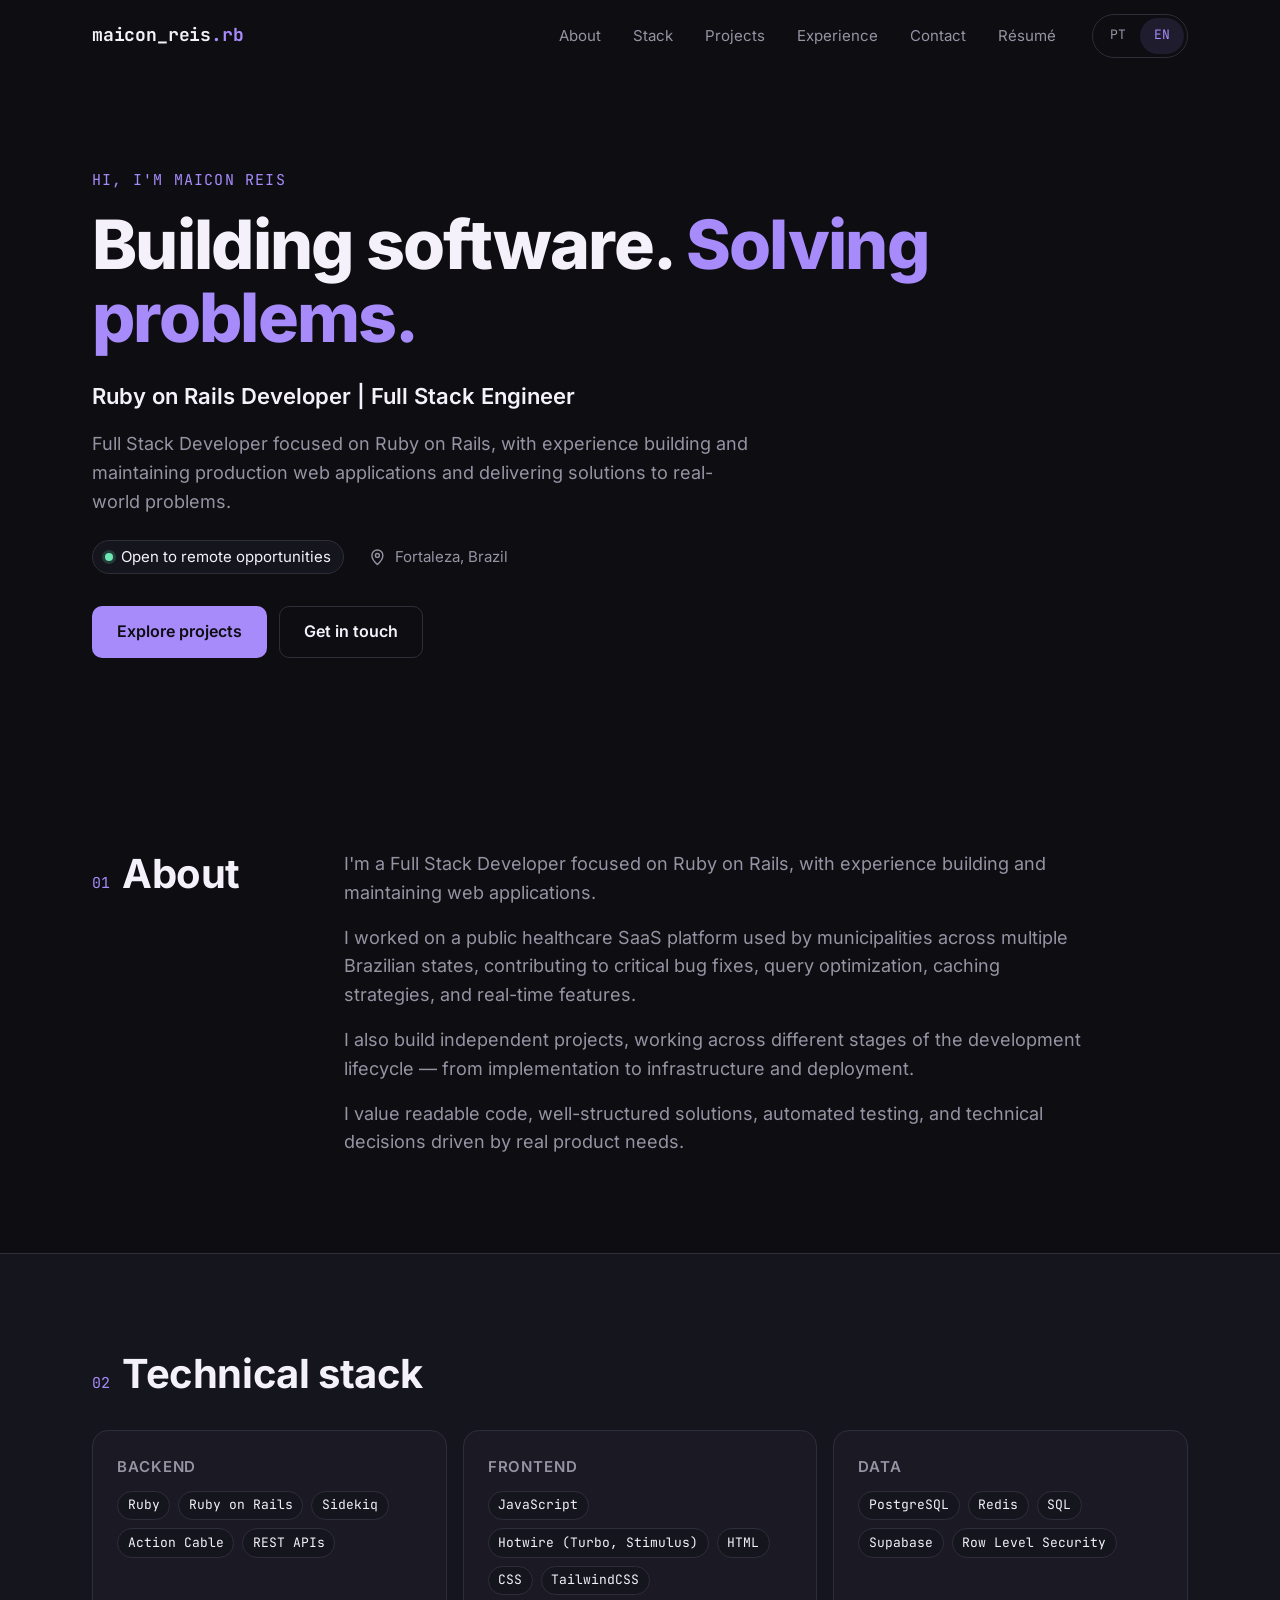
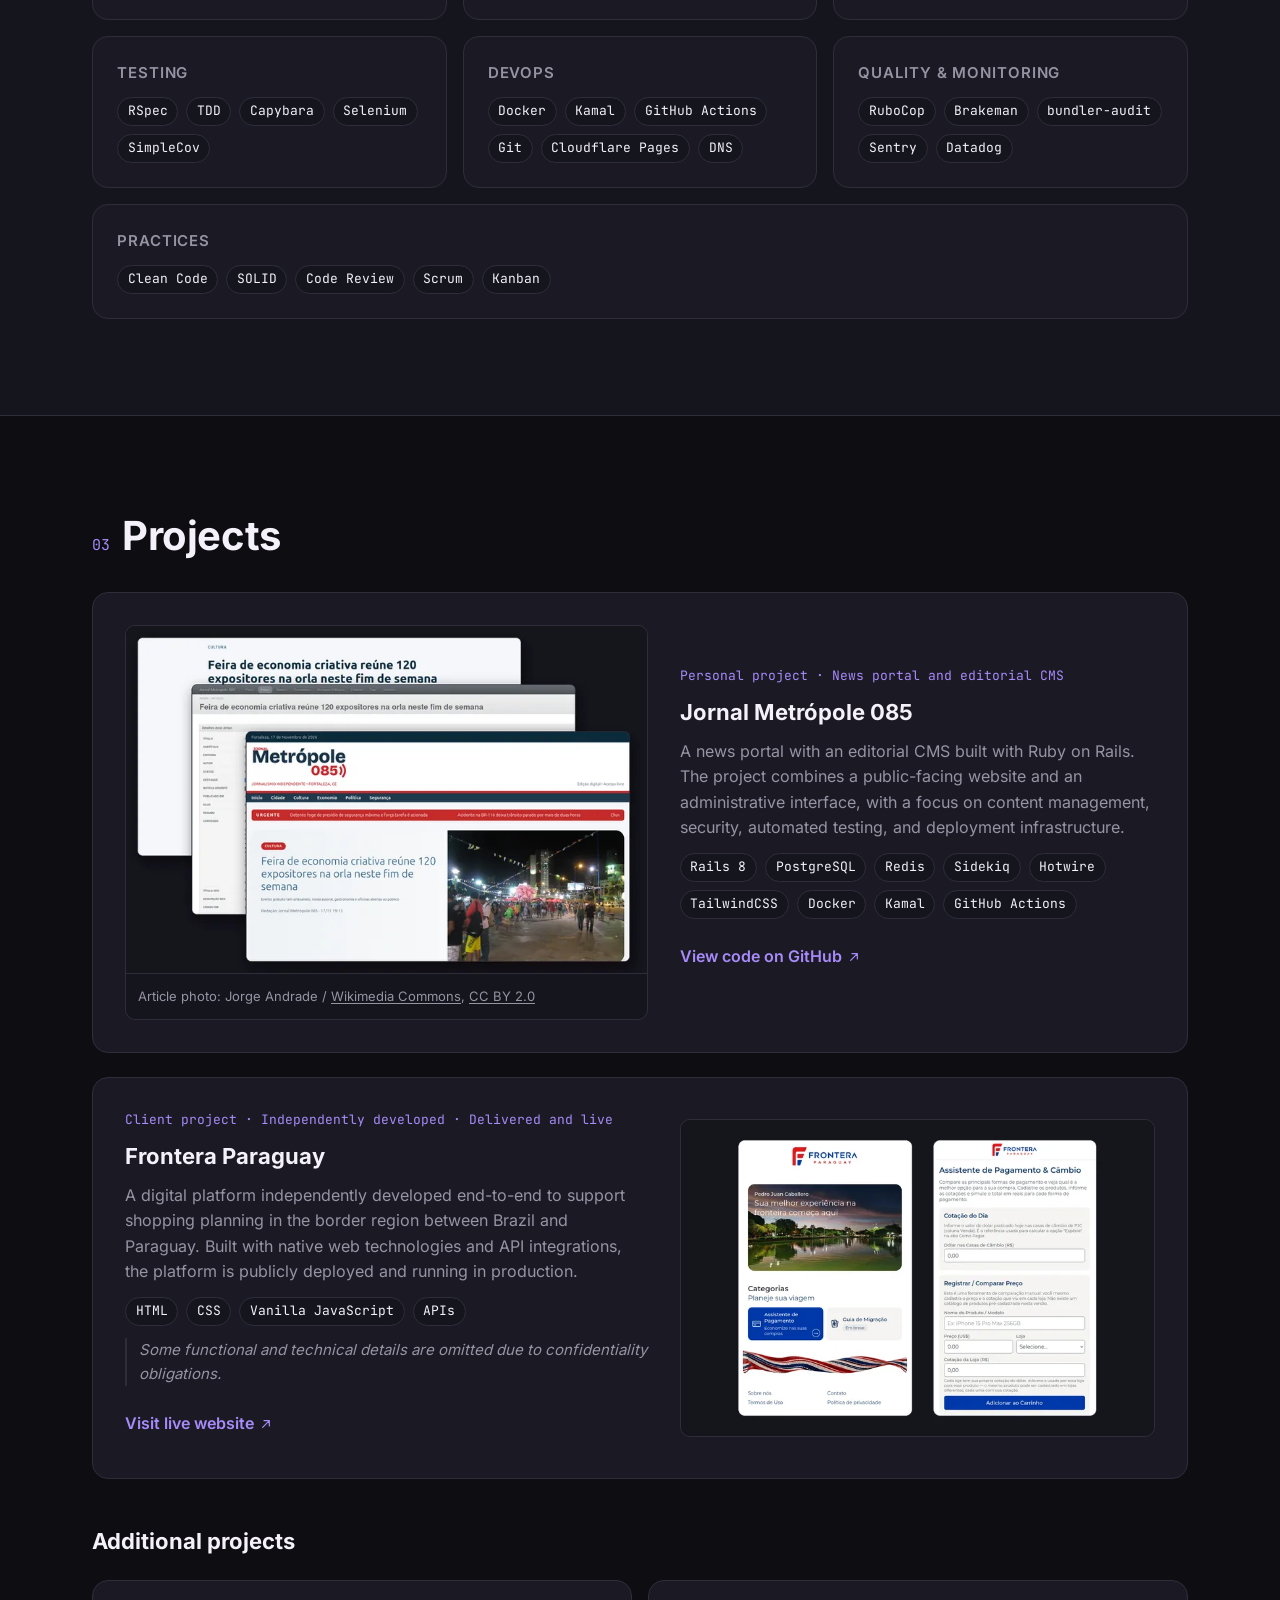
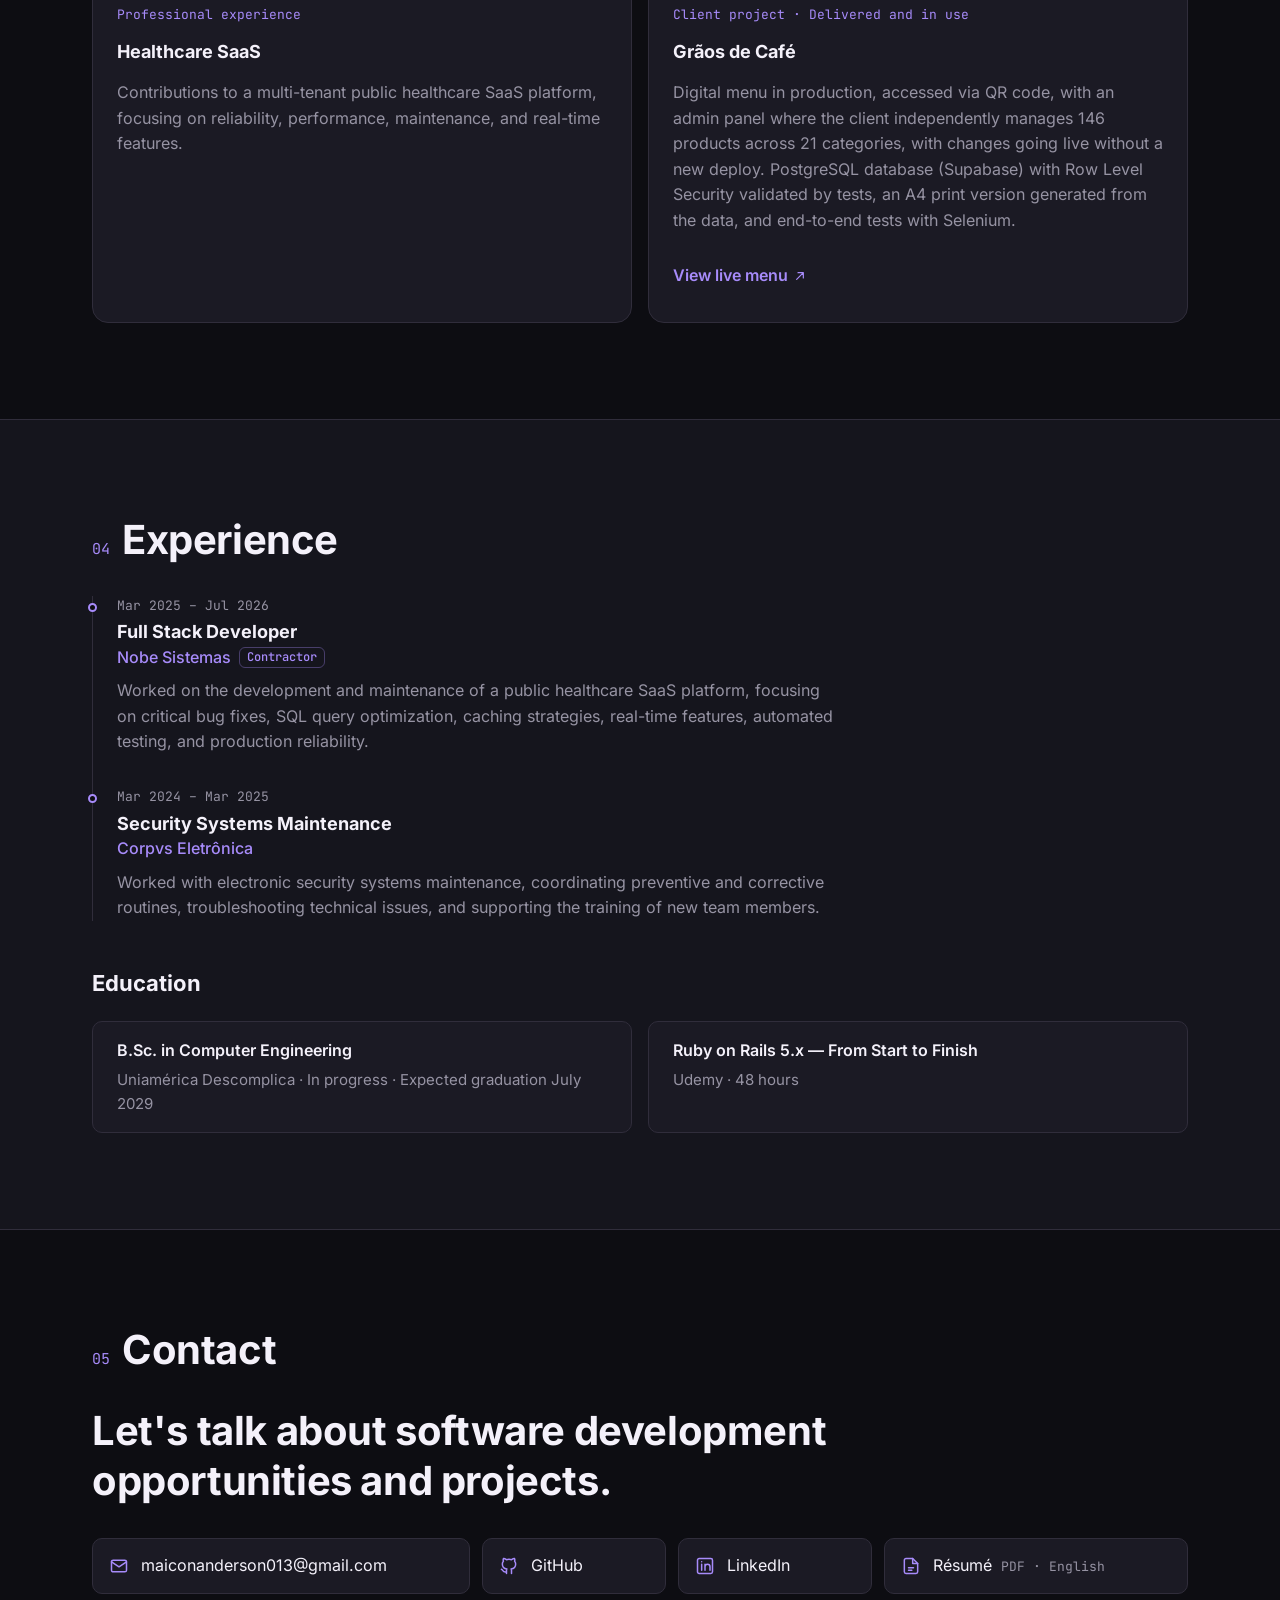
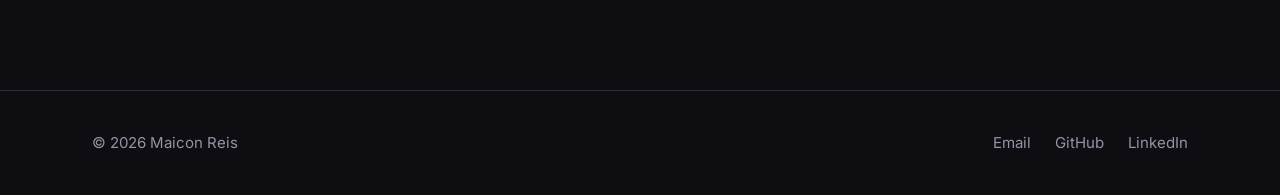
<file: index.html>
<!doctype html>
<html lang="pt-BR" class="no-js">
<head>
  <meta charset="utf-8">
  <meta name="viewport" content="width=device-width, initial-scale=1">
  <title>Maicon Reis — Ruby on Rails Developer | Full Stack Engineer</title>
  <meta name="description" content="Desenvolvedor Full Stack com foco em Ruby on Rails, experiência em aplicações web de produção e desenvolvimento de soluções orientadas a problemas reais.">
  <!-- TEMPORÁRIO (AUD-003): impede indexação enquanto houver placeholders.
       REMOÇÃO OBRIGATÓRIA na Fase D, antes da publicação definitiva. -->
  <meta name="robots" content="noindex, follow">
  <meta name="color-scheme" content="dark">
  <meta name="theme-color" content="#0D0D12">

  <!-- Open Graph: URL canônica e imagem OG serão definidas na Fase D, após o domínio definitivo.
       O idioma é trocado no cliente; não há URLs por idioma, portanto não há hreflang (spec 6.3). -->
  <meta property="og:type" content="website">
  <meta property="og:title" content="Maicon Reis — Ruby on Rails Developer | Full Stack Engineer">
  <meta property="og:description" content="Desenvolvedor Full Stack com foco em Ruby on Rails, experiência em aplicações web de produção e desenvolvimento de soluções orientadas a problemas reais.">
  <meta property="og:locale" content="pt_BR">

  <link rel="icon" href="favicon.svg" type="image/svg+xml">

  <!-- Pré-carregamentos: fontes usadas acima da dobra (título, marca, eyebrow) e módulos importados dinamicamente pelo main.js (AUD-007/008) -->
  <link rel="preload" href="assets/fonts/inter-latin-var.woff2" as="font" type="font/woff2" crossorigin>
  <link rel="preload" href="assets/fonts/jetbrains-mono-latin-var.woff2" as="font" type="font/woff2" crossorigin>
  <link rel="modulepreload" href="js/i18n.js">
  <link rel="modulepreload" href="js/content.js">
  <link rel="modulepreload" href="js/interactions.js">

  <link rel="stylesheet" href="css/reset.css">
  <link rel="stylesheet" href="css/variables.css">
  <link rel="stylesheet" href="css/components.css">
  <link rel="stylesheet" href="css/sections.css">
  <link rel="stylesheet" href="css/responsive.css">

  <script>
    // Remove "no-js" já na primeira pintura. Se js/main.js não inicializar a navegação
    // (falha de rede ou erro), volta ao modo sem JS, que mantém os links visíveis (AUD-009).
    (function (root) {
      root.classList.remove("no-js");
      setTimeout(function () {
        if (!root.classList.contains("nav-ready")) root.classList.add("no-js");
      }, 4000);
    })(document.documentElement);
  </script>
  <script type="module" src="js/main.js"></script>
</head>
<body>
  <a class="skip-link" href="#conteudo" data-i18n="a11y.skip">Pular para o conteúdo</a>

  <header class="site-header" data-header>
    <div class="container site-header__inner">
      <a class="brand" href="#inicio" aria-label="Maicon Reis — início" data-i18n-attr="aria-label:a11y.brand">maicon_reis<span class="brand__ext">.rb</span></a>

      <button class="nav-toggle" type="button" aria-expanded="false" aria-controls="site-nav" data-nav-toggle>
        <span class="nav-toggle__bars" aria-hidden="true"></span>
        <span class="nav-toggle__label" data-i18n="nav.menu">Menu</span>
      </button>

      <nav class="site-nav" id="site-nav" aria-label="Navegação principal" data-i18n-attr="aria-label:a11y.mainNav" data-nav>
        <ul class="site-nav__list">
          <li><a href="#sobre" data-i18n="nav.about">Sobre</a></li>
          <li><a href="#stack" data-i18n="nav.stack">Stack</a></li>
          <li><a href="#projetos" data-i18n="nav.projects">Projetos</a></li>
          <li><a href="#experiencia" data-i18n="nav.experience">Experiência</a></li>
          <li><a href="#contato" data-i18n="nav.contact">Contato</a></li>
          <li><a href="assets/cv/Maicon_Reis_CV_PT.pdf" download data-i18n="nav.resume" data-i18n-attr="href:contact.resumeHref">Currículo</a></li>
        </ul>

        <div class="lang-switch" role="group" aria-label="Idioma" data-i18n-attr="aria-label:a11y.langGroup">
          <button type="button" class="lang-switch__btn" data-lang="pt" aria-pressed="true" lang="pt-BR" title="Português"><span aria-hidden="true">PT</span><span class="visually-hidden">Português</span></button>
          <button type="button" class="lang-switch__btn" data-lang="en" aria-pressed="false" lang="en" title="English"><span aria-hidden="true">EN</span><span class="visually-hidden">English</span></button>
        </div>
      </nav>
    </div>
  </header>

  <main id="conteudo" tabindex="-1">
    <!-- HERO -->
    <section class="hero" id="inicio" aria-labelledby="hero-title">
      <div class="container hero__inner">
        <p class="eyebrow" data-i18n="hero.eyebrow">OLÁ, EU SOU MAICON REIS</p>
        <h1 class="hero__title" id="hero-title"><span data-i18n="hero.title1">Desenvolvendo software.</span> <span class="text-accent" data-i18n="hero.title2">Resolvendo problemas.</span></h1>
        <p class="hero__headline" lang="en"><span class="hero__headline-role">Ruby on Rails Developer</span><span class="hero__headline-sep" aria-hidden="true"> | </span> <span class="hero__headline-role">Full Stack Engineer</span></p>
        <p class="hero__description" data-i18n="hero.description">Desenvolvedor Full Stack com foco em Ruby on Rails, experiência em aplicações web de produção e desenvolvimento de soluções orientadas a problemas reais.</p>

        <ul class="hero__meta" aria-label="Disponibilidade e localização" data-i18n-attr="aria-label:a11y.heroMeta">
          <li class="status"><span class="status__dot" aria-hidden="true"></span><span data-i18n="hero.availability">Aberto a oportunidades remotas</span></li>
          <li class="hero__location">
            <svg class="icon" aria-hidden="true" viewBox="0 0 24 24"><path d="M12 21s-7-6.2-7-11.5A7 7 0 0 1 19 9.5C19 14.8 12 21 12 21z"/><circle cx="12" cy="9.5" r="2.5"/></svg>
            <span data-i18n="hero.location">Fortaleza, Brasil</span>
          </li>
        </ul>

        <div class="hero__actions">
          <a class="btn btn--primary" href="#projetos" data-i18n="hero.ctaPrimary">Explorar projetos</a>
          <a class="btn btn--ghost" href="#contato" data-i18n="hero.ctaSecondary">Entrar em contato</a>
        </div>
      </div>
    </section>

    <!-- SOBRE -->
    <section class="section" id="sobre" aria-labelledby="sobre-title">
      <div class="container about">
        <header class="section__header">
          <p class="section__kicker">01</p>
          <h2 class="section__title" id="sobre-title" data-i18n="about.title">Sobre</h2>
        </header>
        <div class="about__body prose">
          <p data-i18n="about.p1">Sou desenvolvedor Full Stack com foco em Ruby on Rails e experiência no desenvolvimento e manutenção de aplicações web.</p>
          <p data-i18n="about.p2">Atuei em uma plataforma SaaS de saúde pública utilizada por municípios de diferentes estados brasileiros, contribuindo para a resolução de problemas críticos, otimização de consultas, gerenciamento de cache e funcionalidades em tempo real.</p>
          <p data-i18n="about.p3">Também desenvolvo projetos independentes, participando de diferentes etapas do ciclo de desenvolvimento: da implementação à infraestrutura e publicação.</p>
          <p data-i18n="about.p4">Valorizo código legível, soluções bem estruturadas, testes automatizados e decisões técnicas orientadas às necessidades reais do produto.</p>
        </div>
      </div>
    </section>

    <!-- STACK -->
    <section class="section section--alt" id="stack" aria-labelledby="stack-title">
      <div class="container">
        <header class="section__header">
          <p class="section__kicker">02</p>
          <h2 class="section__title" id="stack-title" data-i18n="stack.title">Stack</h2>
        </header>

        <div class="stack-grid">
          <article class="stack-group">
            <h3 class="stack-group__title" data-i18n="stack.backend">Backend</h3>
            <ul class="tag-list">
              <li class="tag">Ruby</li><li class="tag">Ruby on Rails</li><li class="tag">Sidekiq</li><li class="tag">Action Cable</li><li class="tag" data-i18n="stack.restApis">APIs REST</li>
            </ul>
          </article>
          <article class="stack-group">
            <h3 class="stack-group__title" data-i18n="stack.frontend">Frontend</h3>
            <ul class="tag-list">
              <li class="tag">JavaScript</li><li class="tag">Hotwire (Turbo, Stimulus)</li><li class="tag">HTML</li><li class="tag">CSS</li><li class="tag">TailwindCSS</li>
            </ul>
          </article>
          <article class="stack-group">
            <h3 class="stack-group__title" data-i18n="stack.data">Dados</h3>
            <ul class="tag-list">
              <li class="tag">PostgreSQL</li><li class="tag">Redis</li><li class="tag">SQL</li><li class="tag">Supabase</li><li class="tag">Row Level Security</li>
            </ul>
          </article>
          <article class="stack-group">
            <h3 class="stack-group__title" data-i18n="stack.testing">Testes</h3>
            <ul class="tag-list">
              <li class="tag">RSpec</li><li class="tag">TDD</li><li class="tag">Capybara</li><li class="tag">Selenium</li><li class="tag">SimpleCov</li>
            </ul>
          </article>
          <article class="stack-group">
            <h3 class="stack-group__title" data-i18n="stack.devops">DevOps</h3>
            <ul class="tag-list">
              <li class="tag">Docker</li><li class="tag">Kamal</li><li class="tag">GitHub Actions</li><li class="tag">Git</li><li class="tag">Cloudflare Pages</li><li class="tag">DNS</li>
            </ul>
          </article>
          <article class="stack-group">
            <h3 class="stack-group__title" data-i18n="stack.quality">Qualidade e monitoramento</h3>
            <ul class="tag-list">
              <li class="tag">RuboCop</li><li class="tag">Brakeman</li><li class="tag">bundler-audit</li><li class="tag">Sentry</li><li class="tag">Datadog</li>
            </ul>
          </article>
          <article class="stack-group">
            <h3 class="stack-group__title" data-i18n="stack.practices">Práticas</h3>
            <ul class="tag-list">
              <li class="tag">Clean Code</li><li class="tag">SOLID</li><li class="tag">Code Review</li><li class="tag">Scrum</li><li class="tag">Kanban</li>
            </ul>
          </article>
        </div>
      </div>
    </section>

    <!-- PROJETOS -->
    <section class="section" id="projetos" aria-labelledby="projetos-title">
      <div class="container">
        <header class="section__header">
          <p class="section__kicker">03</p>
          <h2 class="section__title" id="projetos-title" data-i18n="projects.title">Projetos</h2>
        </header>

        <div class="projects-featured">
          <!-- Jornal Metrópole 085 -->
          <article class="project-card project-card--featured" aria-labelledby="proj-metropole">
            <figure class="project-card__media">
              <img src="assets/images/projects/metropole-720.webp"
                   srcset="assets/images/projects/metropole-720.webp 720w, assets/images/projects/metropole-1440.webp 1440w"
                   sizes="(min-width: 1160px) 524px, (min-width: 900px) 46vw, calc(100vw - 80px)"
                   width="1440" height="960" loading="lazy" decoding="async"
                   alt="Capturas do Jornal Metrópole 085: página inicial com matéria em destaque, painel administrativo e página do artigo."
                   data-i18n-attr="alt:metropole.imageAlt">
              <figcaption class="project-card__credit">
                <span data-i18n="metropole.photoCredit">Foto da matéria:</span> Jorge Andrade /
                <a href="https://commons.wikimedia.org/wiki/File:Feira_da_Beira_Mar.jpg" target="_blank" rel="noopener noreferrer">Wikimedia Commons<span class="visually-hidden" data-i18n="a11y.newTab"> (abre em nova aba)</span></a>,
                <a href="https://creativecommons.org/licenses/by/2.0/" target="_blank" rel="noopener noreferrer">CC BY 2.0<span class="visually-hidden" data-i18n="a11y.newTab"> (abre em nova aba)</span></a>
              </figcaption>
            </figure>
            <div class="project-card__body">
              <p class="project-card__category" data-i18n="metropole.category">Projeto próprio · Portal de notícias e CMS editorial</p>
              <h3 class="project-card__title" id="proj-metropole">Jornal Metrópole 085</h3>
              <p class="project-card__summary" data-i18n="metropole.summary">Portal de notícias com CMS editorial desenvolvido com Ruby on Rails. Reúne uma aplicação pública e uma área administrativa, com foco em organização de conteúdo, segurança, testes automatizados e infraestrutura de publicação.</p>
              <ul class="tag-list" aria-label="Tecnologias" data-i18n-attr="aria-label:a11y.tech">
                <li class="tag">Rails 8</li><li class="tag">PostgreSQL</li><li class="tag">Redis</li><li class="tag">Sidekiq</li><li class="tag">Hotwire</li><li class="tag">TailwindCSS</li><li class="tag">Docker</li><li class="tag">Kamal</li><li class="tag">GitHub Actions</li>
              </ul>
              <ul class="project-card__links">
                <li>
                  <a class="link-arrow" href="https://github.com/maiconandersonreis/metropole_jornal" target="_blank" rel="noopener noreferrer">
                    <span data-i18n="metropole.repoLink">Ver código no GitHub</span><span class="visually-hidden" data-i18n="a11y.newTab"> (abre em nova aba)</span>
                    <svg class="icon icon--sm" aria-hidden="true" viewBox="0 0 24 24"><path d="M7 17 17 7M9 7h8v8"/></svg>
                  </a>
                </li>
              </ul>
            </div>
          </article>

          <!-- Frontera Paraguay -->
          <article class="project-card project-card--featured" aria-labelledby="proj-frontera">
            <figure class="project-card__media">
              <img src="assets/images/projects/frontera-720.webp"
                   srcset="assets/images/projects/frontera-720.webp 720w, assets/images/projects/frontera-1440.webp 1440w"
                   sizes="(min-width: 1160px) 524px, (min-width: 900px) 46vw, calc(100vw - 80px)"
                   width="1440" height="960" loading="lazy" decoding="async"
                   alt="Capturas da área pública do Frontera Paraguay: página inicial e Assistente de Pagamento &amp; Câmbio."
                   data-i18n-attr="alt:frontera.imageAlt">
            </figure>
            <div class="project-card__body">
              <p class="project-card__category" data-i18n="frontera.category">Projeto para cliente · Desenvolvimento independente · Entregue e publicado</p>
              <h3 class="project-card__title" id="proj-frontera">Frontera Paraguay</h3>
              <p class="project-card__summary" data-i18n="frontera.summary">Plataforma digital desenvolvida integralmente de forma independente para apoiar o planejamento de compras na região de fronteira entre Brasil e Paraguai. Implementada com tecnologias web nativas e integração com APIs, está publicada e funcionando em produção.</p>
              <ul class="tag-list" aria-label="Tecnologias" data-i18n-attr="aria-label:a11y.tech">
                <li class="tag">HTML</li><li class="tag">CSS</li><li class="tag" data-i18n="frontera.vanillaJs">JavaScript puro</li><li class="tag">APIs</li>
              </ul>
              <p class="project-card__note" data-i18n="frontera.note">Alguns detalhes técnicos e funcionais são omitidos por obrigações de confidencialidade.</p>
              <ul class="project-card__links">
                <li>
                  <a class="link-arrow" href="https://fronteraparaguay.com" target="_blank" rel="noopener noreferrer">
                    <span data-i18n="frontera.link">Ver site publicado</span><span class="visually-hidden" data-i18n="a11y.newTab"> (abre em nova aba)</span>
                    <svg class="icon icon--sm" aria-hidden="true" viewBox="0 0 24 24"><path d="M7 17 17 7M9 7h8v8"/></svg>
                  </a>
                </li>
              </ul>
            </div>
          </article>
        </div>

        <h3 class="subsection-title" data-i18n="projects.additional">Projetos complementares</h3>
        <div class="projects-secondary">
          <article class="project-card project-card--compact" aria-labelledby="proj-health">
            <p class="project-card__category" data-i18n="health.category">Experiência profissional</p>
            <h4 class="project-card__title" id="proj-health">Healthcare SaaS</h4>
            <p class="project-card__summary" data-i18n="health.summary">Contribuições para uma plataforma SaaS multi-tenant de saúde pública, com foco em confiabilidade, desempenho, manutenção e funcionalidades em tempo real.</p>
          </article>

          <article class="project-card project-card--compact" aria-labelledby="proj-graos">
            <p class="project-card__category" data-i18n="graos.category">Projeto para cliente · Entregue e em uso</p>
            <h4 class="project-card__title" id="proj-graos">Grãos de Café</h4>
            <p class="project-card__summary" data-i18n="graos.summary">Cardápio digital em produção, acessado por QR Code, com painel administrativo em que a cliente gerencia sozinha 146 produtos em 21 categorias, com alterações no ar sem novo deploy. Banco PostgreSQL (Supabase) com Row Level Security validada por testes, versão de impressão A4 gerada a partir dos dados e testes end-to-end em Selenium.</p>
            <ul class="project-card__links">
              <li>
                <a class="link-arrow" href="https://graosdecafe.umermo.com.br" target="_blank" rel="noopener noreferrer">
                  <span data-i18n="graos.link">Ver cardápio publicado</span><span class="visually-hidden" data-i18n="a11y.newTab"> (abre em nova aba)</span>
                  <svg class="icon icon--sm" aria-hidden="true" viewBox="0 0 24 24"><path d="M7 17 17 7M9 7h8v8"/></svg>
                </a>
              </li>
            </ul>
          </article>
        </div>
      </div>
    </section>

    <!-- EXPERIÊNCIA -->
    <section class="section section--alt" id="experiencia" aria-labelledby="experiencia-title">
      <div class="container">
        <header class="section__header">
          <p class="section__kicker">04</p>
          <h2 class="section__title" id="experiencia-title" data-i18n="experience.title">Experiência</h2>
        </header>

        <ol class="timeline">
          <li class="timeline__item">
            <article>
              <p class="timeline__date"><time datetime="2025-03" data-i18n="nobe.start">mar/2025</time> – <time datetime="2026-07" data-i18n="nobe.end">jul/2026</time></p>
              <h3 class="timeline__role" data-i18n="nobe.role">Desenvolvedor Full Stack</h3>
              <p class="timeline__org">Nobe Sistemas <span class="timeline__badge" data-i18n="nobe.badge">PJ</span></p>
              <p class="timeline__desc" data-i18n="nobe.desc">Atuação no desenvolvimento e manutenção de uma plataforma SaaS de saúde pública, com foco em resolução de problemas críticos, otimização de consultas SQL, estratégias de cache, funcionalidades em tempo real, testes automatizados e confiabilidade em produção.</p>
            </article>
          </li>
          <li class="timeline__item">
            <article>
              <p class="timeline__date"><time datetime="2024-03" data-i18n="corpvs.start">mar/2024</time> – <time datetime="2025-03" data-i18n="corpvs.end">mar/2025</time></p>
              <h3 class="timeline__role" data-i18n="corpvs.role">Manutenção de sistemas de segurança</h3>
              <p class="timeline__org">Corpvs Eletrônica</p>
              <p class="timeline__desc" data-i18n="corpvs.desc">Atuação na manutenção de sistemas eletrônicos de segurança, com responsabilidades de coordenação de rotinas preventivas e corretivas, diagnóstico técnico e orientação de novos profissionais.</p>
            </article>
          </li>
        </ol>

        <h3 class="subsection-title" id="formacao" data-i18n="education.title">Formação</h3>
        <ul class="education">
          <li class="education__item">
            <p class="education__title" data-i18n="education.degree">Bacharelado em Engenharia da Computação</p>
            <p class="education__meta" data-i18n="education.degreeMeta">Uniamérica Descomplica · Em andamento · Conclusão prevista em julho de 2029</p>
          </li>
          <li class="education__item">
            <p class="education__title" data-i18n="education.course">Ruby on Rails 5.x — Do início ao fim!</p>
            <p class="education__meta" data-i18n="education.courseMeta">Udemy · 48 horas</p>
          </li>
        </ul>
      </div>
    </section>

    <!-- CONTATO -->
    <section class="section contact" id="contato" aria-labelledby="contato-title">
      <div class="container contact__inner">
        <header class="section__header">
          <p class="section__kicker">05</p>
          <h2 class="section__title" id="contato-title" data-i18n="contact.title">Contato</h2>
        </header>
        <p class="contact__lead" data-i18n="contact.lead">Vamos conversar sobre oportunidades e projetos de desenvolvimento de software.</p>

        <ul class="contact__list">
          <li>
            <a class="contact-link" href="mailto:maiconanderson013@gmail.com">
              <svg class="icon" aria-hidden="true" viewBox="0 0 24 24"><rect x="3" y="5" width="18" height="14" rx="2"/><path d="m3 7 9 6 9-6"/></svg>
              <span>maiconanderson013@<wbr>gmail.com</span>
            </a>
          </li>
          <li>
            <a class="contact-link" href="https://github.com/maiconandersonreis" target="_blank" rel="noopener noreferrer">
              <svg class="icon" aria-hidden="true" viewBox="0 0 24 24"><path d="M9 19c-4.3 1.4-4.3-2.5-6-3m12 5v-3.5c0-1 .1-1.4-.5-2 2.8-.3 5.5-1.4 5.5-6a4.6 4.6 0 0 0-1.3-3.2 4.2 4.2 0 0 0-.1-3.2s-1.1-.3-3.5 1.3a12.3 12.3 0 0 0-6.2 0C6.5 2.8 5.4 3.1 5.4 3.1a4.2 4.2 0 0 0-.1 3.2A4.6 4.6 0 0 0 4 9.5c0 4.6 2.7 5.7 5.5 6-.6.6-.6 1.2-.5 2V21"/></svg>
              <span>GitHub<span class="visually-hidden" data-i18n="a11y.newTab"> (abre em nova aba)</span></span>
            </a>
          </li>
          <li>
            <a class="contact-link" href="https://www.linkedin.com/in/maicon-anderson-reis" target="_blank" rel="noopener noreferrer">
              <svg class="icon" aria-hidden="true" viewBox="0 0 24 24"><rect x="3" y="3" width="18" height="18" rx="2"/><path d="M8 10v7M8 7v.01M12 17v-7M12 13a3 3 0 0 1 6 0v4"/></svg>
              <span>LinkedIn<span class="visually-hidden" data-i18n="a11y.newTab"> (abre em nova aba)</span></span>
            </a>
          </li>
          <li>
            <!-- O href acompanha o idioma selecionado (data-i18n-attr); sem JS, baixa a versão PT. -->
            <a class="contact-link" href="assets/cv/Maicon_Reis_CV_PT.pdf" download data-i18n-attr="href:contact.resumeHref">
              <svg class="icon" aria-hidden="true" viewBox="0 0 24 24"><path d="M14 3H6a2 2 0 0 0-2 2v14a2 2 0 0 0 2 2h12a2 2 0 0 0 2-2V9z"/><path d="M14 3v6h6M9 14h6M9 17h4"/></svg>
              <span><span data-i18n="contact.resume">Currículo</span> <span class="contact-link__meta" data-i18n="contact.resumeMeta">PDF · Português</span></span>
            </a>
          </li>
        </ul>
      </div>
    </section>
  </main>

  <footer class="site-footer">
    <div class="container site-footer__inner">
      <p>© <span data-year>2026</span> Maicon Reis</p>
      <ul class="site-footer__links" aria-label="Links do rodapé" data-i18n-attr="aria-label:a11y.footerNav">
        <li><a href="mailto:maiconanderson013@gmail.com" data-i18n="footer.email">E-mail</a></li>
        <li><a href="https://github.com/maiconandersonreis" target="_blank" rel="noopener noreferrer">GitHub<span class="visually-hidden" data-i18n="a11y.newTab"> (abre em nova aba)</span></a></li>
        <li><a href="https://www.linkedin.com/in/maicon-anderson-reis" target="_blank" rel="noopener noreferrer">LinkedIn<span class="visually-hidden" data-i18n="a11y.newTab"> (abre em nova aba)</span></a></li>
      </ul>
    </div>
  </footer>
</body>
</html>
</file>
<file: css/variables.css>
/* Inter (SIL OFL 1.1, ver assets/fonts/LICENSE-Inter.txt): variável 400–800, subconjunto latino,
   hospedada no próprio site. Pré-carregada no index.html. */
@font-face {
  font-family: "Inter";
  font-style: normal;
  font-weight: 400 800;
  font-display: swap;
  src: url("../assets/fonts/inter-latin-var.woff2") format("woff2");
  unicode-range: U+0000-00FF, U+0131, U+0152-0153, U+02BB-02BC, U+02C6, U+02DA, U+02DC, U+0304, U+0308, U+0329, U+2000-206F, U+20AC, U+2122, U+2191, U+2193, U+2212, U+2215, U+FEFF, U+FFFD;
}

/* JetBrains Mono (SIL OFL 1.1, ver assets/fonts/LICENSE-JetBrainsMono.txt): variável 400–700,
   subconjunto latino. Usada na marca, tags e detalhes técnicos. */
@font-face {
  font-family: "JetBrains Mono";
  font-style: normal;
  font-weight: 400 700;
  font-display: swap;
  src: url("../assets/fonts/jetbrains-mono-latin-var.woff2") format("woff2");
  unicode-range: U+0000-00FF, U+0131, U+0152-0153, U+02BB-02BC, U+02C6, U+02DA, U+02DC, U+0304, U+0308, U+0329, U+2000-206F, U+20AC, U+2122, U+2191, U+2193, U+2212, U+2215, U+FEFF, U+FFFD;
}

:root {
  /* Cores — especificação, seção 2 */
  --color-bg: #0D0D12;
  --color-surface: #15151D;
  --color-card: #1B1A24;
  --color-accent: #A78BFA;
  --color-text: #F4F1FA;
  --color-muted: #9693A3;
  --color-border: #302D3B;

  /* Derivados */
  --color-accent-soft: rgba(167, 139, 250, 0.12);
  --color-accent-border: rgba(167, 139, 250, 0.35);
  --color-on-accent: #0D0D12;
  --color-success: #6EE7B7;
  --color-success-ring: rgba(110, 231, 183, 0.18);
  --color-accent-hover: #B9A2FB;
  --color-header-bg: rgba(13, 13, 18, 0.88); /* --color-bg com transparência */

  /* Tipografia — Inter e JetBrains Mono auto-hospedadas; demais nomes são fallback local */
  --font-sans: "Inter", ui-sans-serif, system-ui, -apple-system, "Segoe UI", Roboto, "Helvetica Neue", Arial, sans-serif;
  --font-mono: "JetBrains Mono", ui-monospace, "SFMono-Regular", Menlo, Consolas, "Liberation Mono", monospace;

  --fs-xs: 0.8125rem;
  --fs-sm: 0.9375rem;
  --fs-base: 1rem;
  --fs-md: 1.125rem;
  --fs-lg: 1.375rem;
  --fs-xl: clamp(1.75rem, 1.3rem + 2vw, 2.5rem);
  --fs-hero: clamp(2.25rem, 1.4rem + 4.2vw, 4.25rem);

  /* Espaçamento */
  --space-1: 0.25rem;
  --space-2: 0.5rem;
  --space-3: 0.75rem;
  --space-4: 1rem;
  --space-5: 1.5rem;
  --space-6: 2rem;
  --space-7: 3rem;
  --space-8: 4rem;
  --space-9: 6rem;

  /* Layout */
  --container-max: 1160px;
  --gutter: 1rem;
  --header-h: 4rem;

  --radius-sm: 6px;
  --radius-md: 10px;
  --radius-lg: 16px;

  --transition: 180ms ease;
}
</file>
<file: css/components.css>
/* ---------- Base ---------- */
html {
  scroll-behavior: smooth;
}

body {
  background: var(--color-bg);
  color: var(--color-text);
  font-family: var(--font-sans);
  font-size: var(--fs-base);
}

.container {
  width: 100%;
  max-width: var(--container-max);
  margin-inline: auto;
  padding-inline: var(--gutter);
}

:focus-visible {
  outline: 2px solid var(--color-accent);
  outline-offset: 3px;
  border-radius: var(--radius-sm);
}

::selection {
  background: var(--color-accent);
  color: var(--color-on-accent);
}

.visually-hidden {
  position: absolute !important;
  width: 1px;
  height: 1px;
  padding: 0;
  margin: -1px;
  overflow: hidden;
  clip: rect(0 0 0 0);
  white-space: nowrap;
  border: 0;
}

.skip-link {
  position: absolute;
  top: var(--space-2);
  left: var(--space-2);
  z-index: 100;
  padding: var(--space-2) var(--space-4);
  background: var(--color-accent);
  color: var(--color-on-accent);
  font-weight: 600;
  border-radius: var(--radius-sm);
  transform: translateY(-200%);
  transition: transform var(--transition);
}

.skip-link:focus {
  transform: translateY(0);
}

main[tabindex="-1"]:focus {
  outline: none;
}

/* ---------- Animação de entrada (classe aplicada só por js/interactions.js) ---------- */
.reveal {
  opacity: 0;
  transform: translateY(12px);
}

/* Especificidade maior que a de .project-card (sections.css), que também define transition.
   border-color mantém o hover dos cards. */
html .reveal {
  transition:
    opacity 500ms ease var(--reveal-delay, 0ms),
    transform 500ms ease var(--reveal-delay, 0ms),
    border-color var(--transition);
}

.reveal.is-visible {
  opacity: 1;
  transform: none;
}

.text-accent {
  color: var(--color-accent);
}

.icon {
  width: 1.25em;
  height: 1.25em;
  flex-shrink: 0;
  fill: none;
  stroke: currentColor;
  stroke-width: 1.8;
  stroke-linecap: round;
  stroke-linejoin: round;
}

.icon--sm {
  width: 1em;
  height: 1em;
}

/* ---------- Botões ---------- */
.btn {
  display: inline-flex;
  align-items: center;
  justify-content: center;
  gap: var(--space-2);
  min-height: 48px;
  padding: var(--space-3) var(--space-5);
  border: 1px solid transparent;
  border-radius: var(--radius-md);
  font-weight: 600;
  text-decoration: none;
  transition: background-color var(--transition), border-color var(--transition), color var(--transition);
}

.btn--primary {
  background: var(--color-accent);
  color: var(--color-on-accent);
}

.btn--primary:hover {
  background: var(--color-accent-hover);
}

.btn--ghost {
  border-color: var(--color-border);
  color: var(--color-text);
}

.btn--ghost:hover {
  border-color: var(--color-accent-border);
  background: var(--color-accent-soft);
}

/* ---------- Tags ---------- */
.tag-list {
  display: flex;
  flex-wrap: wrap;
  gap: var(--space-2);
}

.tag {
  padding: 0.2rem 0.6rem;
  border: 1px solid var(--color-border);
  border-radius: 999px;
  background: var(--color-surface);
  color: var(--color-text);
  font-family: var(--font-mono);
  font-size: var(--fs-xs);
  line-height: 1.6;
}

/* Imagem real de projeto (capturas autorizadas, proporção 3:2) */
.project-card__media {
  margin: 0;
  overflow: hidden;
  border: 1px solid var(--color-border);
  border-radius: var(--radius-md);
  background: var(--color-surface);
}

.project-card__media img {
  width: 100%;
  height: auto;
}

.project-card__credit {
  padding: var(--space-2) var(--space-3);
  border-top: 1px solid var(--color-border);
  font-size: var(--fs-xs);
  color: var(--color-muted);
}

.project-card__credit a {
  display: inline-block;
  padding-block: 4px; /* área de toque de 24px */
  color: var(--color-muted);
  text-underline-offset: 2px;
}

.project-card__credit a:hover {
  color: var(--color-text);
}

/* ---------- Links ---------- */
.link-arrow {
  display: inline-flex;
  align-items: center;
  gap: var(--space-1);
  min-height: 44px;
  color: var(--color-accent);
  font-weight: 600;
  text-decoration: none;
}

.link-arrow:hover {
  text-decoration: underline;
  text-underline-offset: 4px;
}

/* ---------- Header ---------- */
.site-header {
  position: fixed;
  inset: 0 0 auto;
  z-index: 50;
  height: var(--header-h);
  border-bottom: 1px solid transparent;
  transition: background-color var(--transition), border-color var(--transition);
}

.site-header.is-scrolled {
  background: var(--color-header-bg);
  border-bottom-color: var(--color-border);
  backdrop-filter: blur(10px);
  -webkit-backdrop-filter: blur(10px);
}

.site-header__inner {
  display: flex;
  align-items: center;
  justify-content: space-between;
  gap: var(--space-4);
  height: 100%;
}

/* Marca no estilo de nome de arquivo Ruby (snake_case + .rb) */
.brand {
  font-family: var(--font-mono);
  font-weight: 700;
  font-size: var(--fs-md);
  letter-spacing: -0.01em;
  white-space: nowrap;
  text-decoration: none;
}

.brand__ext {
  color: var(--color-accent);
}

.nav-toggle {
  display: inline-flex;
  align-items: center;
  gap: var(--space-2);
  min-height: 44px;
  padding: var(--space-2) var(--space-3);
  border: 1px solid var(--color-border);
  border-radius: var(--radius-md);
  font-size: var(--fs-sm);
}

.nav-toggle__bars,
.nav-toggle__bars::before,
.nav-toggle__bars::after {
  display: block;
  width: 16px;
  height: 2px;
  background: currentColor;
  border-radius: 2px;
  transition: transform var(--transition), opacity var(--transition);
}

.nav-toggle__bars {
  position: relative;
}

.nav-toggle__bars::before,
.nav-toggle__bars::after {
  content: "";
  position: absolute;
  left: 0;
}

.nav-toggle__bars::before { top: -5px; }
.nav-toggle__bars::after { top: 5px; }

.nav-toggle[aria-expanded="true"] .nav-toggle__bars { background: transparent; }
.nav-toggle[aria-expanded="true"] .nav-toggle__bars::before { transform: translateY(5px) rotate(45deg); }
.nav-toggle[aria-expanded="true"] .nav-toggle__bars::after { transform: translateY(-5px) rotate(-45deg); }

/* Navegação: painel mobile por padrão (mobile-first) */
.site-nav {
  position: fixed;
  inset: var(--header-h) 0 auto;
  display: none;
  flex-direction: column;
  gap: var(--space-5);
  padding: var(--space-5) var(--gutter) var(--space-6);
  background: var(--color-surface);
  border-bottom: 1px solid var(--color-border);
}

.site-nav.is-open {
  display: flex;
}

/* Sem JS (ou se o JS principal falhar), a navegação permanece visível e acessível (AUD-001).
   O cabeçalho sai do modo fixo para não cobrir o conteúdo; os links quebram em linhas. */
.no-js .site-header {
  position: static;
  height: auto;
}

.no-js .site-header__inner {
  flex-wrap: wrap;
  padding-block: var(--space-3);
}

.no-js .nav-toggle,
.no-js .lang-switch {
  display: none; /* a troca de idioma depende de JS */
}

.no-js .site-nav {
  position: static;
  display: flex;
  flex-direction: row;
  flex-wrap: wrap;
  align-items: center;
  padding: 0;
  background: none;
  border: 0;
}

.no-js .site-nav__list {
  flex-direction: row;
  gap: 0 var(--space-1);
}

.site-nav__list {
  display: flex;
  flex-direction: column;
  flex-wrap: wrap;
  gap: var(--space-1);
}

.site-nav__list a {
  display: block;
  padding: var(--space-3) var(--space-2);
  color: var(--color-muted);
  text-decoration: none;
  border-radius: var(--radius-sm);
  transition: color var(--transition);
}

.site-nav__list a:hover {
  color: var(--color-text);
}

.lang-switch {
  display: inline-flex;
  align-self: flex-start;
  padding: 3px;
  border: 1px solid var(--color-border);
  border-radius: 999px;
}

.lang-switch__btn {
  min-width: 44px;
  min-height: 36px;
  padding: 0 var(--space-3);
  border-radius: 999px;
  font-family: var(--font-mono);
  font-size: var(--fs-xs);
  color: var(--color-muted);
}

.lang-switch__btn[aria-pressed="true"] {
  background: var(--color-accent-soft);
  color: var(--color-accent);
}

.lang-switch__btn:hover {
  color: var(--color-text);
}
</file>
<file: css/sections.css>
/* ---------- Seções ---------- */
section[id] {
  scroll-margin-top: var(--header-h);
}

.no-js section[id] {
  scroll-margin-top: 0;
}

.section {
  padding-block: var(--space-8);
}

.section--alt {
  background: var(--color-surface);
  border-block: 1px solid var(--color-border);
}

.section__header {
  display: flex;
  align-items: baseline;
  gap: var(--space-3);
  margin-bottom: var(--space-6);
}

.section__kicker {
  font-family: var(--font-mono);
  font-size: var(--fs-sm);
  color: var(--color-accent);
}

.section__title {
  font-size: var(--fs-xl);
  line-height: 1.2;
  letter-spacing: -0.01em;
}

.subsection-title {
  margin: var(--space-7) 0 var(--space-5);
  font-size: var(--fs-lg);
  line-height: 1.3;
}

.prose p + p {
  margin-top: var(--space-4);
}

.prose {
  max-width: 68ch;
  color: var(--color-muted);
  font-size: var(--fs-md);
}

/* ---------- Hero ---------- */
.hero {
  padding-top: calc(var(--header-h) + var(--space-6));
  padding-bottom: var(--space-8);
}

.no-js .hero {
  padding-top: var(--space-7);
}

.eyebrow {
  margin-bottom: var(--space-4);
  font-family: var(--font-mono);
  font-size: var(--fs-sm);
  letter-spacing: 0.08em;
  color: var(--color-accent);
}

.hero__title {
  max-width: 18ch;
  font-size: var(--fs-hero);
  font-weight: 800;
  line-height: 1.08;
  letter-spacing: -0.025em;
}

.hero__headline {
  margin-top: var(--space-5);
  font-size: var(--fs-lg);
  font-weight: 600;
}

.hero__headline-role {
  display: block;
}

.hero__headline-sep {
  display: none;
}

.hero__description {
  max-width: 60ch;
  margin-top: var(--space-4);
  color: var(--color-muted);
  font-size: var(--fs-md);
}

.hero__meta {
  display: flex;
  flex-wrap: wrap;
  gap: var(--space-3) var(--space-5);
  margin-top: var(--space-5);
  font-size: var(--fs-sm);
}

.hero__meta li {
  display: inline-flex;
  align-items: center;
  gap: var(--space-2);
}

.hero__location {
  color: var(--color-muted);
}

.status {
  padding: 0.25rem 0.75rem;
  border: 1px solid var(--color-border);
  border-radius: 999px;
  background: var(--color-surface);
}

.status__dot {
  width: 8px;
  height: 8px;
  border-radius: 50%;
  background: var(--color-success);
  box-shadow: 0 0 0 3px var(--color-success-ring);
}

.hero__actions {
  display: flex;
  flex-wrap: wrap;
  gap: var(--space-3);
  margin-top: var(--space-5);
}

/* ---------- Stack ---------- */
.stack-grid {
  display: grid;
  grid-template-columns: 1fr;
  gap: var(--space-4);
}

.stack-group {
  padding: var(--space-5);
  border: 1px solid var(--color-border);
  border-radius: var(--radius-lg);
  background: var(--color-card);
}

.stack-group__title {
  margin-bottom: var(--space-3);
  font-size: var(--fs-sm);
  font-weight: 600;
  color: var(--color-muted);
  text-transform: uppercase;
  letter-spacing: 0.06em;
}

/* ---------- Projetos ---------- */
.projects-featured {
  display: grid;
  gap: var(--space-5);
}

.projects-secondary {
  display: grid;
  gap: var(--space-4);
}

.project-card {
  display: flex;
  flex-direction: column;
  gap: var(--space-4);
  padding: var(--space-5);
  border: 1px solid var(--color-border);
  border-radius: var(--radius-lg);
  background: var(--color-card);
  transition: border-color var(--transition);
}

.project-card:hover {
  border-color: var(--color-accent-border);
}

.project-card__body {
  display: flex;
  flex-direction: column;
  gap: var(--space-3);
}

.project-card__category {
  font-family: var(--font-mono);
  font-size: var(--fs-xs);
  color: var(--color-accent);
}

.project-card__title {
  font-size: var(--fs-lg);
  line-height: 1.25;
}

.project-card--compact .project-card__title {
  font-size: var(--fs-md);
}

.project-card__summary {
  color: var(--color-muted);
}

.project-card__note {
  padding-left: var(--space-3);
  border-left: 2px solid var(--color-border);
  font-size: var(--fs-sm);
  font-style: italic;
  color: var(--color-muted);
}

.project-card__links {
  display: flex;
  flex-wrap: wrap;
  align-items: center;
  gap: var(--space-2) var(--space-5);
  margin-top: var(--space-1);
}

/* ---------- Experiência ---------- */
.timeline {
  position: relative;
  display: grid;
  gap: var(--space-6);
  padding-left: var(--space-5);
  border-left: 1px solid var(--color-border);
}

.timeline__item {
  position: relative;
}

.timeline__item::before {
  content: "";
  position: absolute;
  top: 0.45rem;
  left: calc(-1 * var(--space-5) - 5px);
  width: 9px;
  height: 9px;
  border-radius: 50%;
  background: var(--color-bg);
  border: 2px solid var(--color-accent);
}

.timeline__date {
  font-family: var(--font-mono);
  font-size: var(--fs-xs);
  color: var(--color-muted);
}

.timeline__role {
  margin-top: var(--space-1);
  font-size: var(--fs-md);
  line-height: 1.35;
}

.timeline__org {
  display: flex;
  align-items: center;
  gap: var(--space-2);
  color: var(--color-accent);
  font-weight: 500;
}

.timeline__badge {
  padding: 0 0.45rem;
  border: 1px solid var(--color-accent-border);
  border-radius: var(--radius-sm);
  font-family: var(--font-mono);
  font-size: 0.75rem;
}

.timeline__desc {
  max-width: 72ch;
  margin-top: var(--space-2);
  color: var(--color-muted);
}

.education {
  display: grid;
  gap: var(--space-4);
}

.education__item {
  padding: var(--space-4) var(--space-5);
  border: 1px solid var(--color-border);
  border-radius: var(--radius-md);
  background: var(--color-card);
}

.education__title {
  font-weight: 600;
}

.education__meta {
  margin-top: var(--space-1);
  font-size: var(--fs-sm);
  color: var(--color-muted);
}

/* ---------- Contato ---------- */
.contact__lead {
  max-width: 32ch;
  font-size: var(--fs-xl);
  font-weight: 700;
  line-height: 1.25;
  letter-spacing: -0.01em;
}

.contact__list {
  display: flex;
  flex-wrap: wrap;
  gap: var(--space-3);
  margin-top: var(--space-6);
}

/* Mobile: um card por linha. A partir de 600px, cada card ocupa a largura do seu conteúdo. */
.contact__list > li {
  flex: 1 1 100%;
  min-width: 0;
}

.contact__list .contact-link {
  height: 100%;
}

.contact-link {
  display: flex;
  align-items: center;
  gap: var(--space-3);
  min-height: 56px;
  padding: var(--space-3) var(--space-4);
  border: 1px solid var(--color-border);
  border-radius: var(--radius-md);
  background: var(--color-card);
  text-decoration: none;
  overflow-wrap: break-word;
  transition: border-color var(--transition), background-color var(--transition);
}

a.contact-link:hover {
  border-color: var(--color-accent-border);
  background: var(--color-accent-soft);
}

.contact-link .icon {
  color: var(--color-accent);
}

.contact-link__meta {
  margin-left: var(--space-1);
  font-family: var(--font-mono);
  font-size: var(--fs-xs);
  color: var(--color-muted);
}

/* ---------- Footer ---------- */
.site-footer {
  padding-block: var(--space-6);
  border-top: 1px solid var(--color-border);
  font-size: var(--fs-sm);
  color: var(--color-muted);
}

.site-footer__inner {
  display: flex;
  flex-wrap: wrap;
  align-items: center;
  justify-content: space-between;
  gap: var(--space-3);
}

.site-footer__links {
  display: flex;
  flex-wrap: wrap;
  gap: var(--space-2) var(--space-5);
}

.site-footer__links a {
  display: inline-block;
  padding-block: var(--space-2);
  text-decoration: none;
}

.site-footer__links a:hover {
  color: var(--color-text);
}

/* ---------- Página 404 ---------- */
.notfound__block {
  margin-top: var(--space-7);
}
</file>
<file: css/responsive.css>
/* Mobile-first: estilos base valem a partir de 360px. */

@media (min-width: 600px) {
  :root {
    --gutter: 1.5rem;
  }

  .stack-grid {
    grid-template-columns: repeat(2, 1fr);
  }

  /* AUD-012: último card sozinho na linha ocupa a linha inteira */
  .stack-group:last-child:nth-child(2n + 1) {
    grid-column: 1 / -1;
  }

  .hero__headline-role {
    display: inline;
    white-space: nowrap;
  }

  .hero__headline-sep {
    display: inline;
  }

  .hero__actions {
    margin-top: var(--space-6);
  }

  .projects-secondary {
    grid-template-columns: repeat(2, 1fr);
  }

  .contact__list > li {
    flex: 1 1 auto;
  }
}

@media (min-width: 900px) {
  :root {
    --gutter: 2rem;
    --header-h: 4.5rem;
  }

  .section {
    padding-block: var(--space-9);
  }

  .hero {
    padding-top: calc(var(--header-h) + var(--space-9));
    padding-bottom: var(--space-9);
  }

  .no-js .hero {
    padding-top: var(--space-8);
  }

  /* Navegação horizontal no desktop */
  .nav-toggle {
    display: none;
  }

  .site-nav,
  .site-nav.is-open {
    position: static;
    display: flex;
    flex-direction: row;
    align-items: center;
    gap: var(--space-5);
    padding: 0;
    background: none;
    border: 0;
  }

  .site-nav__list {
    flex-direction: row;
    gap: var(--space-2);
  }

  .site-nav__list a {
    padding: var(--space-2) var(--space-3);
    font-size: var(--fs-sm);
  }

  .lang-switch {
    align-self: center;
  }

  .stack-grid {
    grid-template-columns: repeat(3, 1fr);
  }

  .stack-group:last-child:nth-child(2n + 1) {
    grid-column: auto;
  }

  .stack-group:last-child:nth-child(3n + 1) {
    grid-column: 1 / -1;
  }

  /* Projetos principais: cards largos com mídia ao lado */
  .project-card--featured {
    display: grid;
    grid-template-columns: minmax(0, 1.1fr) minmax(0, 1fr);
    align-items: center;
    gap: var(--space-6);
    padding: var(--space-6);
  }

  .project-card--featured:nth-child(even) .project-card__media {
    order: 2;
  }

  .about {
    display: grid;
    grid-template-columns: 220px 1fr;
    gap: var(--space-6);
  }

  .about .section__header {
    margin-bottom: 0;
  }

  .education {
    grid-template-columns: repeat(2, 1fr);
  }
}

@media (min-width: 720px) and (max-width: 1199.98px) {
  .contact__list {
    display: grid;
    grid-template-columns: repeat(2, minmax(0, 1fr));
  }
}

@media (prefers-reduced-motion: reduce) {
  html {
    scroll-behavior: auto;
  }

  .reveal {
    opacity: 1;
    transform: none;
  }

  *,
  *::before,
  *::after {
    animation-duration: 0.01ms !important;
    animation-iteration-count: 1 !important;
    transition-duration: 0.01ms !important;
  }
}

@media print {
  .reveal {
    opacity: 1;
    transform: none;
  }
}
</file>
